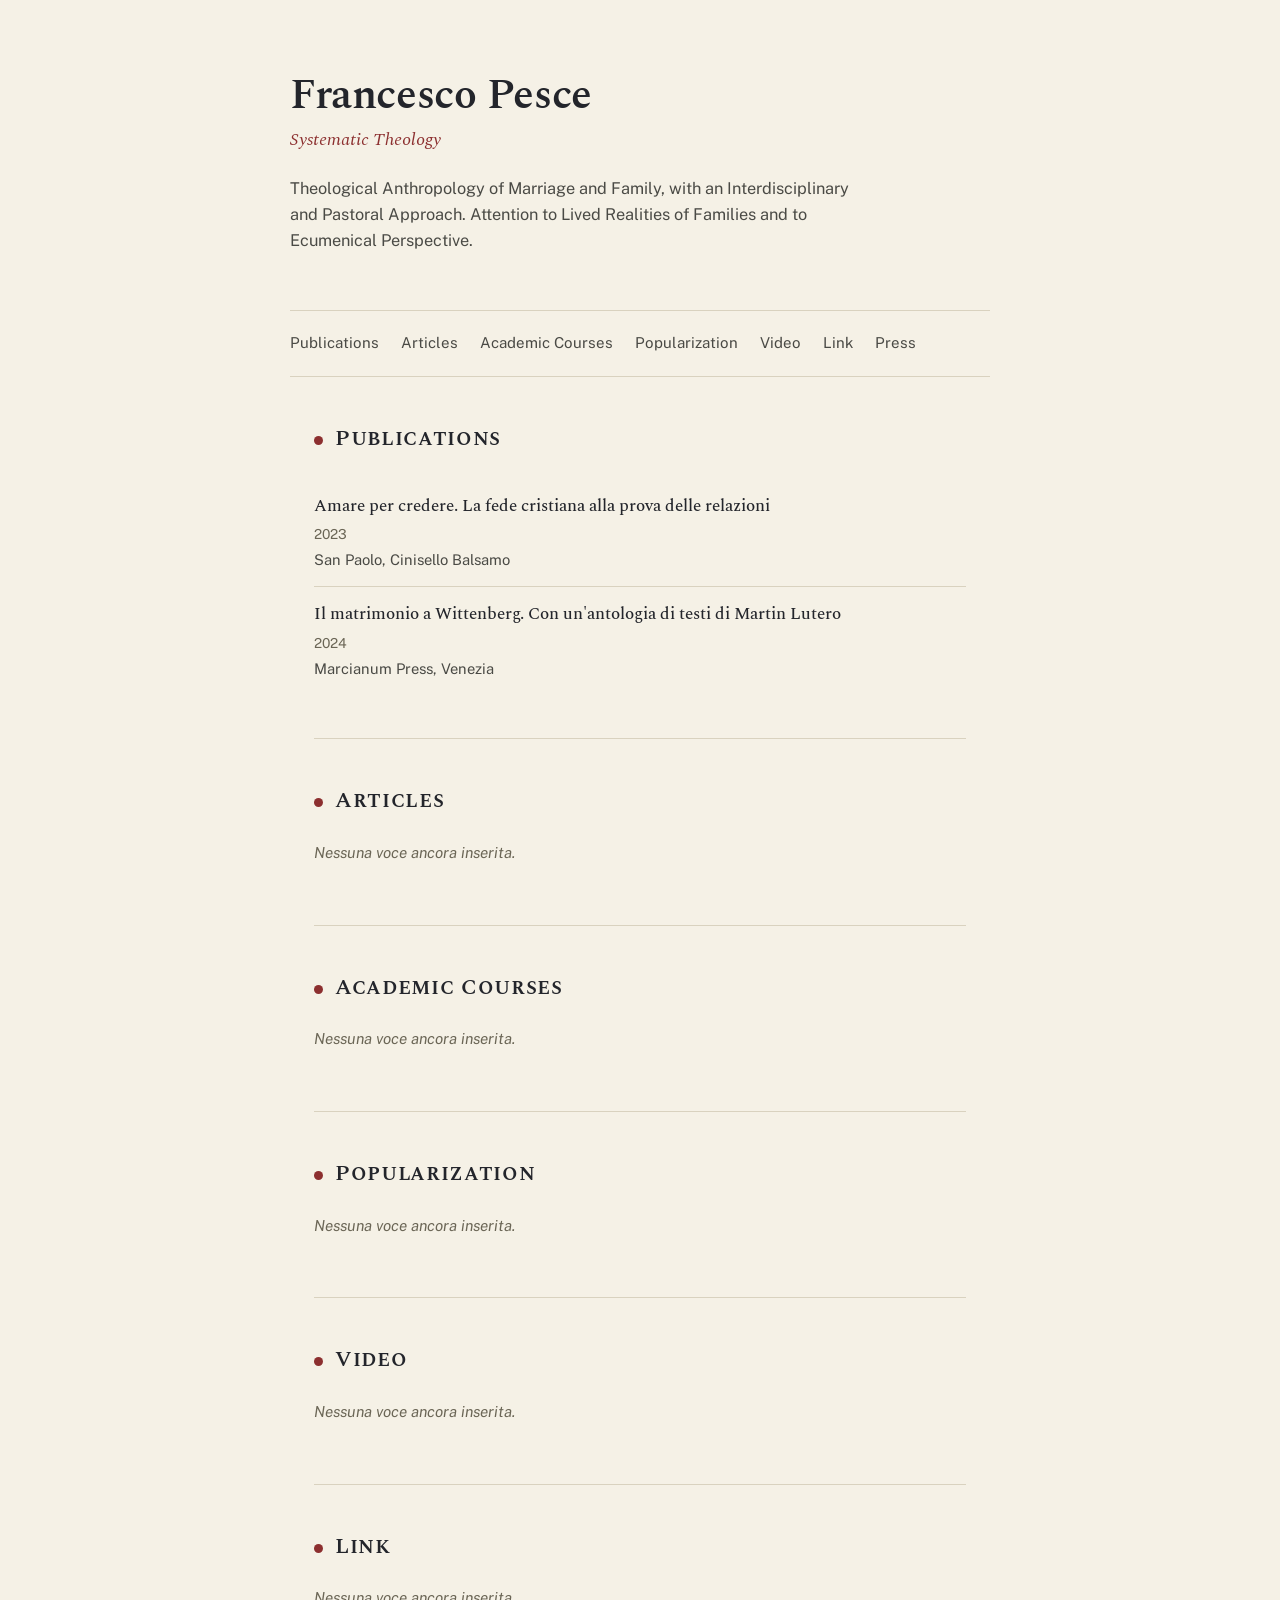
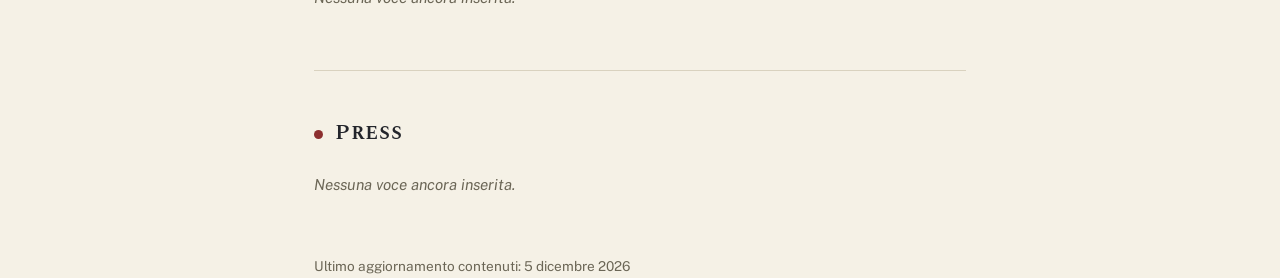
<file: index.html>
<!DOCTYPE html>
<html lang="it">
<head>
<meta charset="UTF-8">
<meta name="viewport" content="width=device-width, initial-scale=1.0">
<title>Nome Cognome — Teologia sistematica</title>
<meta name="description" content="Pubblicazioni, articoli, corsi, video e link di ricerca in teologia sistematica.">
<link rel="preconnect" href="https://fonts.googleapis.com">
<link rel="preconnect" href="https://fonts.gstatic.com" crossorigin>
<link href="https://fonts.googleapis.com/css2?family=Spectral:ital,wght@0,500;0,600;1,500&family=Public+Sans:wght@400;500;600&display=swap" rel="stylesheet">
<link rel="stylesheet" href="style.css">
</head>
<body>

<header class="hero wrap">
  <h1 id="sito-nome">…</h1>
  <p class="ruolo" id="sito-ruolo"></p>
  <p class="bio" id="sito-bio"></p>
</header>

<nav class="indice wrap" id="indice"></nav>

<main class="wrap" id="contenuto"></main>

<footer class="wrap">
  <span id="aggiornato"></span>
</footer>

<script src="script.js"></script>
</body>
</html>
</file>
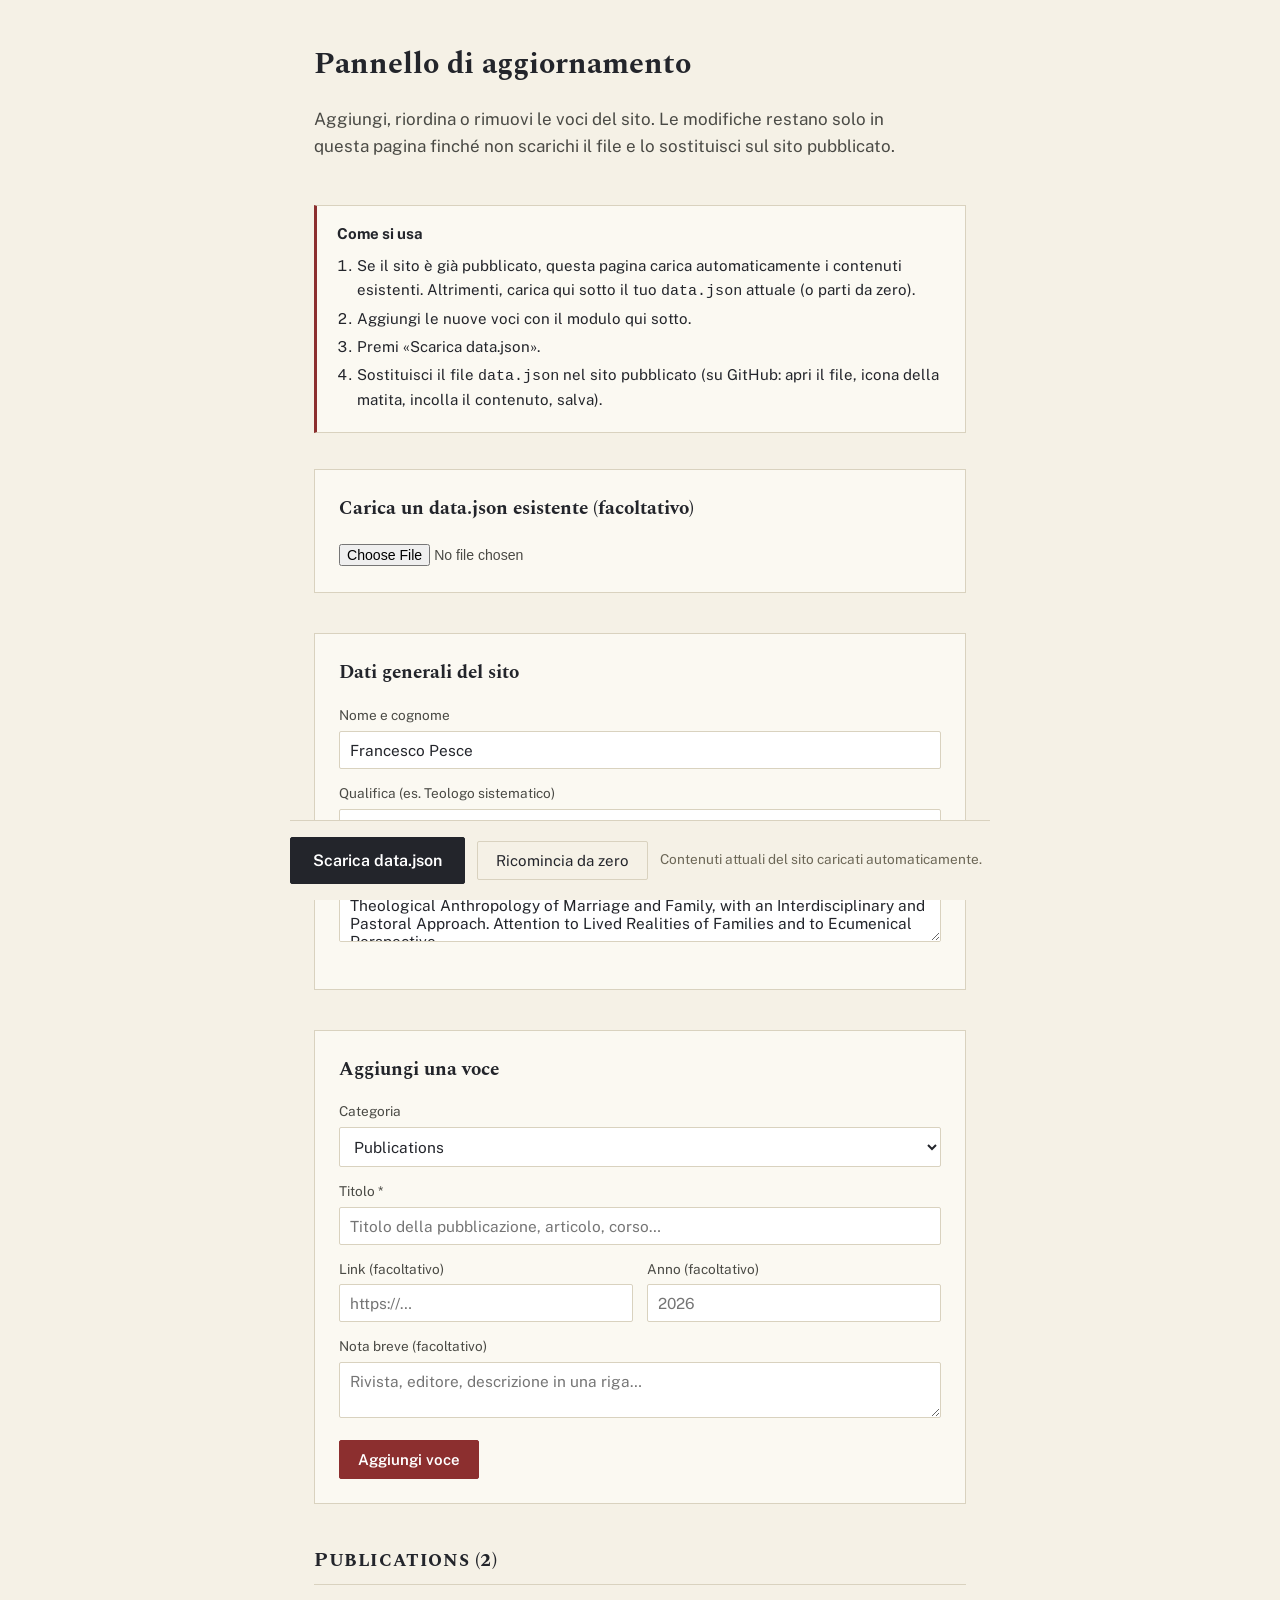
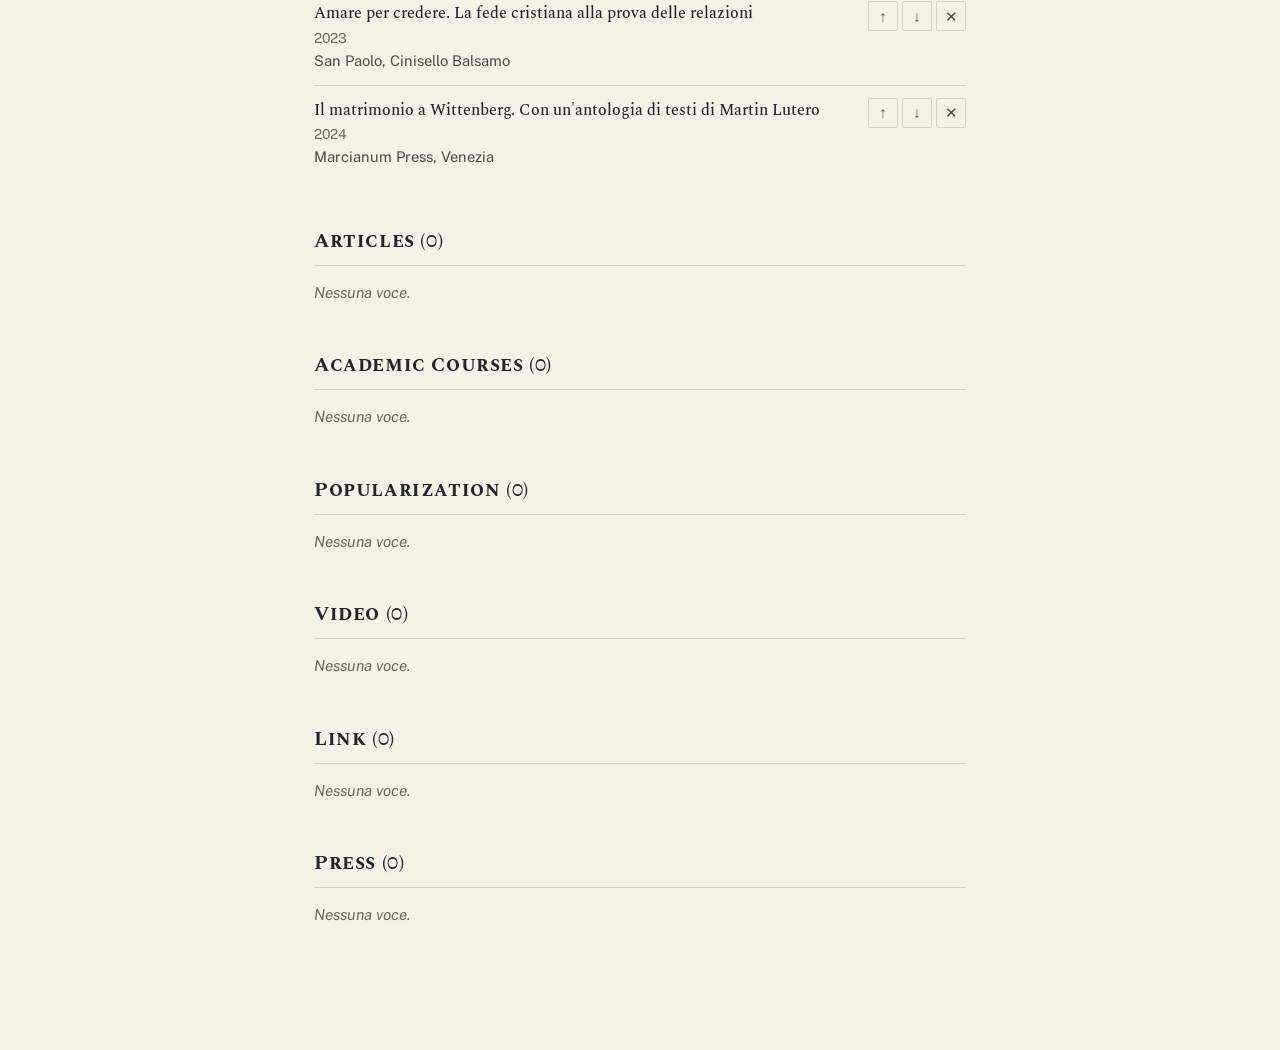
<file: admin.html>
<!DOCTYPE html>
<html lang="it">
<head>
<meta charset="UTF-8">
<meta name="viewport" content="width=device-width, initial-scale=1.0">
<title>Pannello di aggiornamento — Nome Cognome</title>
<link rel="preconnect" href="https://fonts.googleapis.com">
<link rel="preconnect" href="https://fonts.gstatic.com" crossorigin>
<link href="https://fonts.googleapis.com/css2?family=Spectral:ital,wght@0,500;0,600;1,500&family=Public+Sans:wght@400;500;600&display=swap" rel="stylesheet">
<link rel="stylesheet" href="style.css">
</head>
<body>
<div class="wrap">

  <div class="admin-hero">
    <h1>Pannello di aggiornamento</h1>
    <p>Aggiungi, riordina o rimuovi le voci del sito. Le modifiche restano solo in questa pagina finché non scarichi il file e lo sostituisci sul sito pubblicato.</p>
  </div>

  <div class="istruzioni">
    <strong>Come si usa</strong>
    <ol>
      <li>Se il sito è già pubblicato, questa pagina carica automaticamente i contenuti esistenti. Altrimenti, carica qui sotto il tuo <code>data.json</code> attuale (o parti da zero).</li>
      <li>Aggiungi le nuove voci con il modulo qui sotto.</li>
      <li>Premi «Scarica data.json».</li>
      <li>Sostituisci il file <code>data.json</code> nel sito pubblicato (su GitHub: apri il file, icona della matita, incolla il contenuto, salva).</li>
    </ol>
  </div>

  <div class="form-riquadro">
    <h2>Carica un data.json esistente (facoltativo)</h2>
    <input type="file" id="file-input" accept="application/json" class="file-upload">
  </div>

  <div class="form-riquadro">
    <h2>Dati generali del sito</h2>
    <div class="campo">
      <label for="in-nome">Nome e cognome</label>
      <input type="text" id="in-nome">
    </div>
    <div class="campo">
      <label for="in-ruolo">Qualifica (es. Teologo sistematico)</label>
      <input type="text" id="in-ruolo">
    </div>
    <div class="campo">
      <label for="in-bio">Breve presentazione</label>
      <textarea id="in-bio"></textarea>
    </div>
  </div>

  <div class="form-riquadro">
    <h2>Aggiungi una voce</h2>
    <div class="campo">
      <label for="in-cat">Categoria</label>
      <select id="in-cat"></select>
    </div>
    <div class="campo">
      <label for="in-titolo">Titolo *</label>
      <input type="text" id="in-titolo" placeholder="Titolo della pubblicazione, articolo, corso…">
    </div>
    <div class="riga-campi">
      <div class="campo">
        <label for="in-url">Link (facoltativo)</label>
        <input type="url" id="in-url" placeholder="https://…">
      </div>
      <div class="campo">
        <label for="in-anno">Anno (facoltativo)</label>
        <input type="text" id="in-anno" placeholder="2026">
      </div>
    </div>
    <div class="campo">
      <label for="in-nota">Nota breve (facoltativo)</label>
      <textarea id="in-nota" placeholder="Rivista, editore, descrizione in una riga…"></textarea>
    </div>
    <button class="btn-principale" id="btn-aggiungi">Aggiungi voce</button>
  </div>

  <div id="liste"></div>

</div>

<div class="azioni-fisse wrap">
  <button class="btn-scarica" id="btn-scarica">Scarica data.json</button>
  <button class="btn-secondario" id="btn-reset">Ricomincia da zero</button>
  <span class="stato" id="stato"></span>
</div>

<script src="admin.js"></script>
</body>
</html>
</file>
<file: style.css>
/* ============================================================
   Token di base — ispirati alla rubricazione dei manoscritti
   teologici: inchiostro scuro per il testo, rosso rubrica per
   le rilevanze strutturali (titoli di categoria, margine, link).
   ============================================================ */
:root {
  --paper: #F5F1E6;
  --paper-raised: #FBF9F2;
  --ink: #23252B;
  --ink-soft: #4A4A45;
  --meta: #6B6656;
  --rubric: #8C2F2F;
  --rubric-soft: #B96A5A;
  --line: #D9D2BF;
  --serif: "Spectral", Georgia, "Times New Roman", serif;
  --sans: "Public Sans", -apple-system, BlinkMacSystemFont, "Segoe UI", sans-serif;
  --max-w: 700px;
}

* { box-sizing: border-box; }

html { -webkit-text-size-adjust: 100%; }

body {
  margin: 0;
  background: var(--paper);
  color: var(--ink);
  font-family: var(--sans);
  font-size: 17px;
  line-height: 1.6;
  -webkit-font-smoothing: antialiased;
}

a { color: var(--rubric); text-decoration-thickness: 1px; text-underline-offset: 2px; }
a:hover { color: var(--rubric-soft); }
a:focus-visible, button:focus-visible, input:focus-visible, textarea:focus-visible, select:focus-visible {
  outline: 2px solid var(--rubric);
  outline-offset: 2px;
}

.wrap {
  max-width: var(--max-w);
  margin: 0 auto;
  padding: 0 24px;
}

/* ---------- Intestazione ---------- */
header.hero {
  padding: 72px 0 40px;
  border-bottom: 1px solid var(--line);
}
header.hero h1 {
  font-family: var(--serif);
  font-weight: 600;
  font-size: 2.6rem;
  line-height: 1.15;
  margin: 0 0 6px;
  letter-spacing: -0.01em;
}
header.hero .ruolo {
  font-family: var(--serif);
  font-style: italic;
  font-size: 1.15rem;
  color: var(--rubric);
  margin: 0 0 20px;
}
header.hero .bio {
  color: var(--ink-soft);
  max-width: 56ch;
  font-size: 1.02rem;
}

/* ---------- Navigazione categorie ---------- */
nav.indice {
  display: flex;
  flex-wrap: wrap;
  gap: 4px 22px;
  padding: 18px 0;
  border-bottom: 1px solid var(--line);
  font-size: 0.94rem;
}
nav.indice a {
  color: var(--ink-soft);
  text-decoration: none;
  border-bottom: 1px solid transparent;
  padding: 2px 0;
}
nav.indice a:hover { color: var(--rubric); border-bottom-color: var(--rubric); }

/* ---------- Sezioni di categoria ---------- */
section.categoria {
  padding: 44px 0;
  border-bottom: 1px solid var(--line);
  scroll-margin-top: 20px;
}
section.categoria:last-of-type { border-bottom: none; }

.cat-titolo {
  display: flex;
  align-items: baseline;
  gap: 12px;
  margin: 0 0 22px;
}
.cat-titolo::before {
  content: "";
  width: 9px;
  height: 9px;
  border-radius: 50%;
  background: var(--rubric);
  flex-shrink: 0;
}
.cat-titolo h2 {
  font-family: var(--serif);
  font-variant: small-caps;
  letter-spacing: 0.03em;
  font-size: 1.4rem;
  font-weight: 600;
  margin: 0;
  color: var(--ink);
}

ul.elenco { list-style: none; margin: 0; padding: 0; }
ul.elenco li {
  padding: 14px 0;
  border-top: 1px solid var(--line);
  display: flex;
  flex-direction: column;
  gap: 3px;
}
ul.elenco li:first-child { border-top: none; }

.voce-titolo {
  font-family: var(--serif);
  font-size: 1.08rem;
  font-weight: 500;
  color: var(--ink);
}
.voce-titolo a { color: inherit; }
.voce-meta {
  font-size: 0.86rem;
  color: var(--meta);
}
.voce-nota {
  font-size: 0.92rem;
  color: var(--ink-soft);
  max-width: 62ch;
}

.vuoto {
  color: var(--meta);
  font-style: italic;
  font-size: 0.95rem;
}

footer {
  padding: 40px 0 60px;
  font-size: 0.85rem;
  color: var(--meta);
}

@media (max-width: 560px) {
  header.hero { padding: 48px 0 28px; }
  header.hero h1 { font-size: 2.05rem; }
  section.categoria { padding: 32px 0; }
}

/* ============================================================
   Pannello admin
   ============================================================ */
.admin-hero {
  padding: 40px 0 8px;
}
.admin-hero h1 {
  font-family: var(--serif);
  font-size: 1.9rem;
  margin: 0 0 6px;
}
.admin-hero p {
  color: var(--ink-soft);
  max-width: 60ch;
}

.istruzioni {
  background: var(--paper-raised);
  border: 1px solid var(--line);
  border-left: 3px solid var(--rubric);
  padding: 16px 20px;
  margin: 20px 0 36px;
  font-size: 0.94rem;
}
.istruzioni ol { margin: 8px 0 0; padding-left: 20px; }
.istruzioni li { margin: 4px 0; }

.form-riquadro {
  background: var(--paper-raised);
  border: 1px solid var(--line);
  padding: 24px;
  margin-bottom: 40px;
}
.form-riquadro h2 {
  font-family: var(--serif);
  font-size: 1.2rem;
  margin: 0 0 16px;
}

.campo { margin-bottom: 14px; }
.campo label {
  display: block;
  font-size: 0.85rem;
  color: var(--ink-soft);
  margin-bottom: 4px;
}
.campo input[type=text], .campo input[type=url], .campo textarea, .campo select {
  width: 100%;
  padding: 9px 10px;
  border: 1px solid var(--line);
  background: #fff;
  font-family: var(--sans);
  font-size: 0.96rem;
  color: var(--ink);
  border-radius: 2px;
}
.campo textarea { resize: vertical; min-height: 54px; }
.riga-campi { display: flex; gap: 14px; flex-wrap: wrap; }
.riga-campi .campo { flex: 1; min-width: 140px; }

button {
  font-family: var(--sans);
  font-size: 0.94rem;
  cursor: pointer;
  border-radius: 2px;
}
.btn-principale {
  background: var(--rubric);
  color: #fff;
  border: 1px solid var(--rubric);
  padding: 10px 18px;
  font-weight: 600;
}
.btn-principale:hover { background: var(--rubric-soft); border-color: var(--rubric-soft); }

.btn-secondario {
  background: transparent;
  color: var(--ink);
  border: 1px solid var(--line);
  padding: 10px 18px;
}
.btn-secondario:hover { border-color: var(--ink-soft); }

.btn-scarica {
  background: var(--ink);
  color: #fff;
  border: 1px solid var(--ink);
  padding: 13px 22px;
  font-weight: 600;
  font-size: 1rem;
}
.btn-scarica:hover { background: #000; }

.azioni-fisse {
  position: sticky;
  bottom: 0;
  background: var(--paper);
  border-top: 1px solid var(--line);
  padding: 16px 0;
  margin-top: 20px;
  display: flex;
  gap: 12px;
  align-items: center;
  flex-wrap: wrap;
}
.azioni-fisse .stato { font-size: 0.85rem; color: var(--meta); }

.lista-admin { margin-bottom: 44px; }
.lista-admin h2 {
  font-family: var(--serif);
  font-variant: small-caps;
  letter-spacing: 0.03em;
  font-size: 1.25rem;
  border-bottom: 1px solid var(--line);
  padding-bottom: 8px;
  margin-bottom: 4px;
}
.voce-admin {
  display: flex;
  align-items: flex-start;
  gap: 12px;
  padding: 12px 0;
  border-top: 1px solid var(--line);
}
.voce-admin:first-of-type { border-top: none; }
.voce-admin-testo { flex: 1; min-width: 0; }
.voce-admin-testo .voce-titolo { font-size: 1rem; }
.voce-admin-azioni {
  display: flex;
  gap: 4px;
  flex-shrink: 0;
}
.voce-admin-azioni button {
  background: transparent;
  border: 1px solid var(--line);
  width: 30px;
  height: 30px;
  color: var(--ink-soft);
  font-size: 0.95rem;
  line-height: 1;
}
.voce-admin-azioni button:hover { border-color: var(--rubric); color: var(--rubric); }

.file-upload {
  font-size: 0.88rem;
  color: var(--ink-soft);
}
</file>
